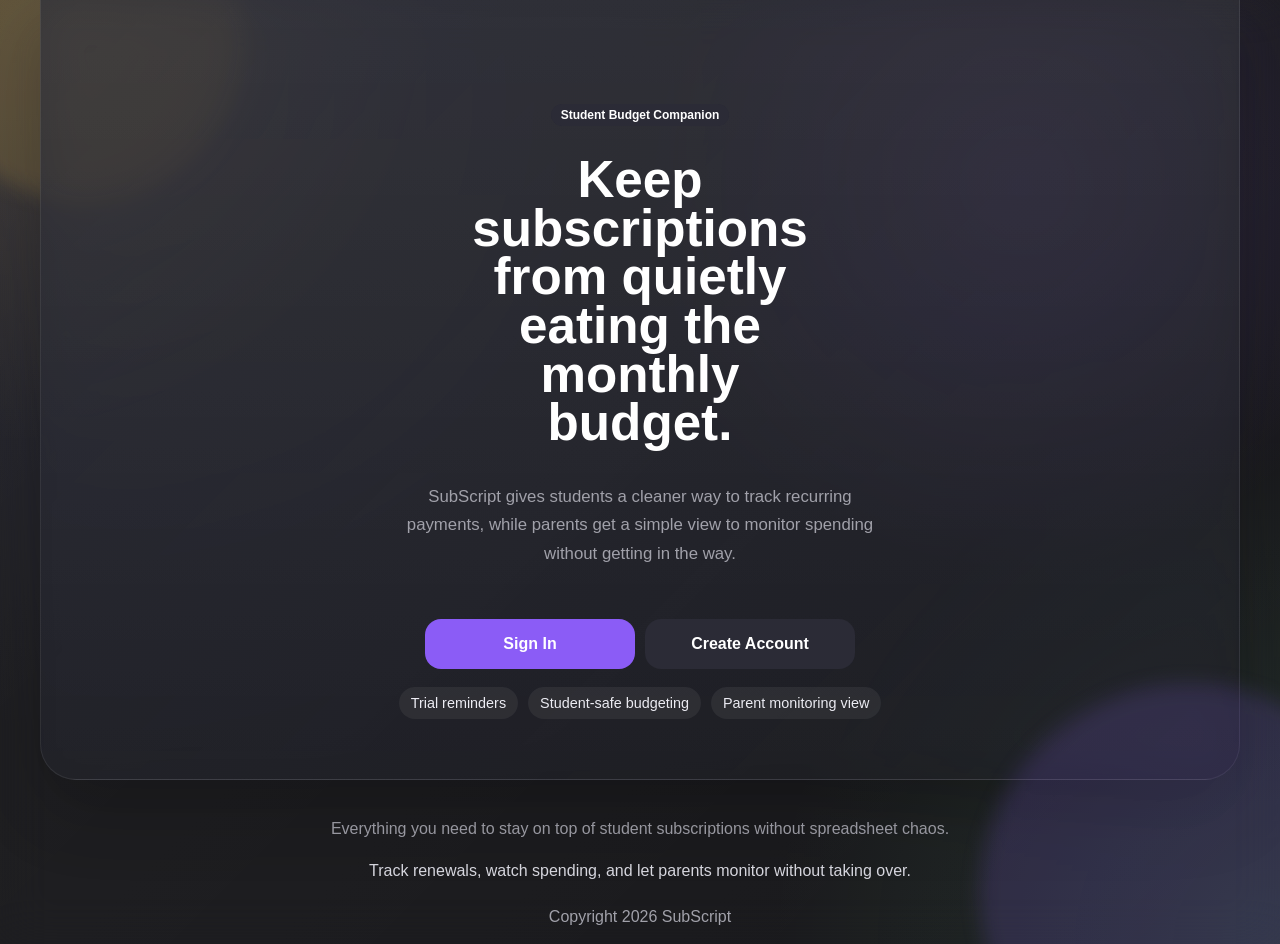
<file: frontend/index.html>
<!doctype html>
<html lang="en">
  <head>
    <meta charset="UTF-8" />
    <meta name="viewport" content="width=device-width, initial-scale=1.0" />
    <title>SubScript - Track Subscriptions</title>
    <link rel="stylesheet" href="./static/styles.css" />
  </head>
  <body>
    <div class="page page-landing">
      <section class="landing-hero">
        <div class="landing-copy">
          <p class="badge">Student Budget Companion</p>
          <h1>Keep subscriptions from quietly eating the monthly budget.</h1>
          <p class="muted landing-lead">SubScript gives students a cleaner way to track recurring payments, while parents get a simple view to monitor spending without getting in the way.</p>
          <div class="row hero-actions hero-actions-large">
            <a class="btn btn-primary" href="./login.html">Sign In</a>
            <a class="btn btn-ghost" href="./login.html">Create Account</a>
          </div>
          <div class="landing-points">
            <span>Trial reminders</span>
            <span>Student-safe budgeting</span>
            <span>Parent monitoring view</span>
          </div>
        </div>
      </section>

      <section class="landing-band">
        <p class="muted">Everything you need to stay on top of student subscriptions without spreadsheet chaos.</p>
      </section>

      <p class="landing-note">Track renewals, watch spending, and let parents monitor without taking over.</p>

      <footer class="footer">Copyright <span id="year"></span> SubScript</footer>
    </div>

    <script>
      const year = document.getElementById('year')
      if (year) year.textContent = String(new Date().getFullYear())
    </script>
  </body>
</html>
</file>
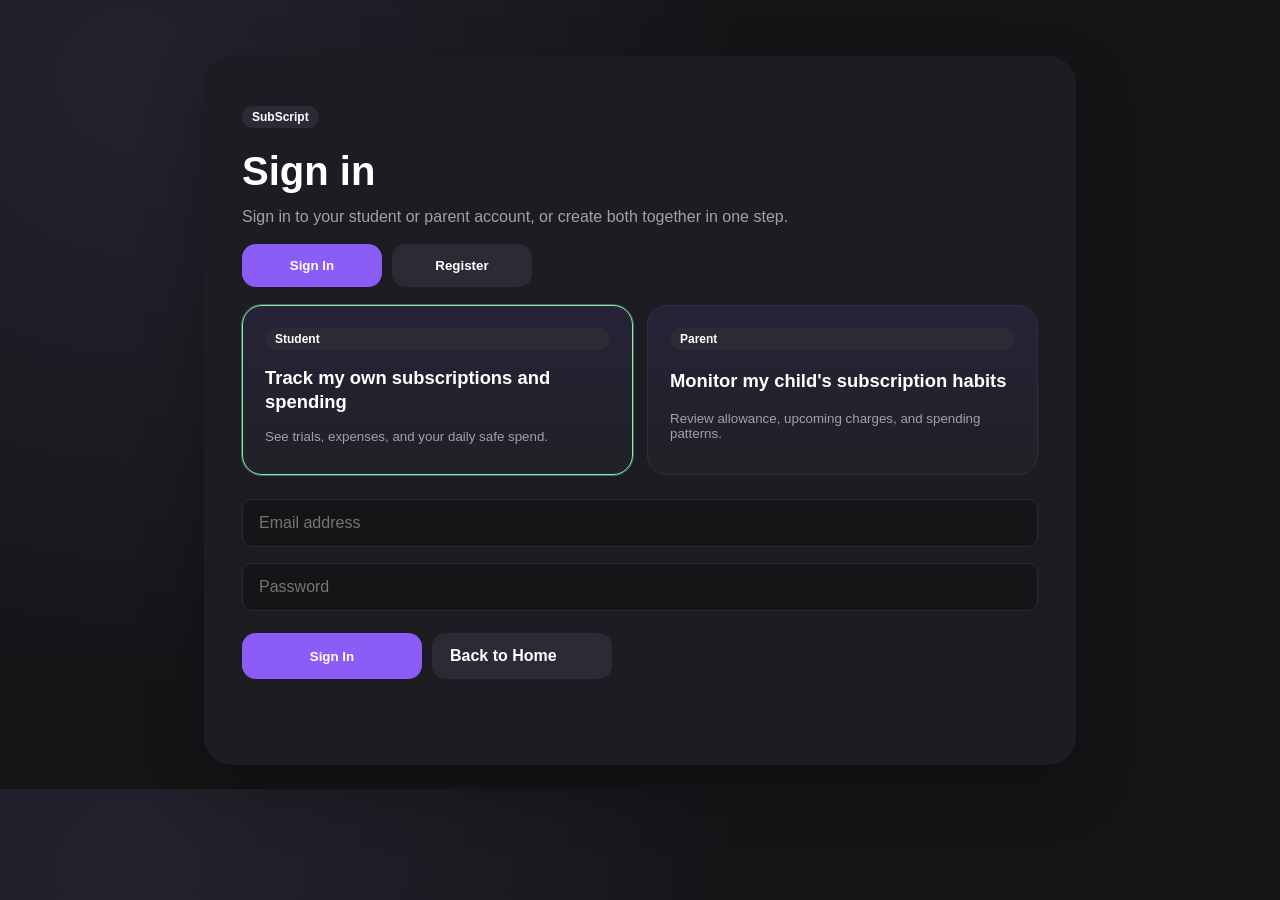
<file: frontend/dashboard.html>
<!doctype html>
<html lang="en">
  <head>
    <meta charset="UTF-8" />
    <meta name="viewport" content="width=device-width, initial-scale=1.0" />
    <title>Dashboard - SubScript</title>
    <link rel="stylesheet" href="./static/styles.css" />
  </head>
  <body data-page="dashboard">
    <div class="layout">
      <aside class="sidebar">
        <h2>SubScript</h2>
        <nav id="sidebar-nav" class="nav"></nav>
        <div class="card" style="margin-top: 14px;">
          <p id="user-name" style="margin: 0; font-weight: 700;"></p>
          <p id="user-email" class="muted" style="margin: 6px 0 0;"></p>
          <button id="logout-btn" class="btn btn-ghost" style="margin-top: 10px; width: 100%;">Logout</button>
        </div>
      </aside>

      <main class="main">
        <div class="topbar">
          <h1 id="top-title" style="margin: 0; font-size: 1.6rem;"></h1>
        </div>

        <section class="grid grid-3">
          <article class="card kpi-yellow">
            <p>Monthly Allowance</p>
            <div id="allowance-value" class="value"></div>
          </article>
          <article class="card kpi-purple">
            <p>Detected Subscriptions</p>
            <div id="subscription-value" class="value"></div>
          </article>
          <article class="card kpi-green">
            <p>Safe Daily Spend</p>
            <div id="daily-value" class="value"></div>
          </article>
        </section>

        <section class="grid grid-2" style="margin-top: 16px;">
          <article class="card">
            <h3 style="margin-top: 0;">Pending Trials</h3>
            <div id="dashboard-trials" class="grid"></div>
          </article>
          <article class="card">
            <h3 style="margin-top: 0;">Upcoming Charges</h3>
            <div id="dashboard-charges" class="grid"></div>
          </article>
        </section>

        <section class="card" style="margin-top: 16px;">
          <h3 style="margin-top: 0;">Recent Expenses</h3>
          <div id="dashboard-expenses" class="grid"></div>
        </section>
      </main>
    </div>

    <script type="module" src="./static/app.js"></script>
  </body>
</html>
</file>
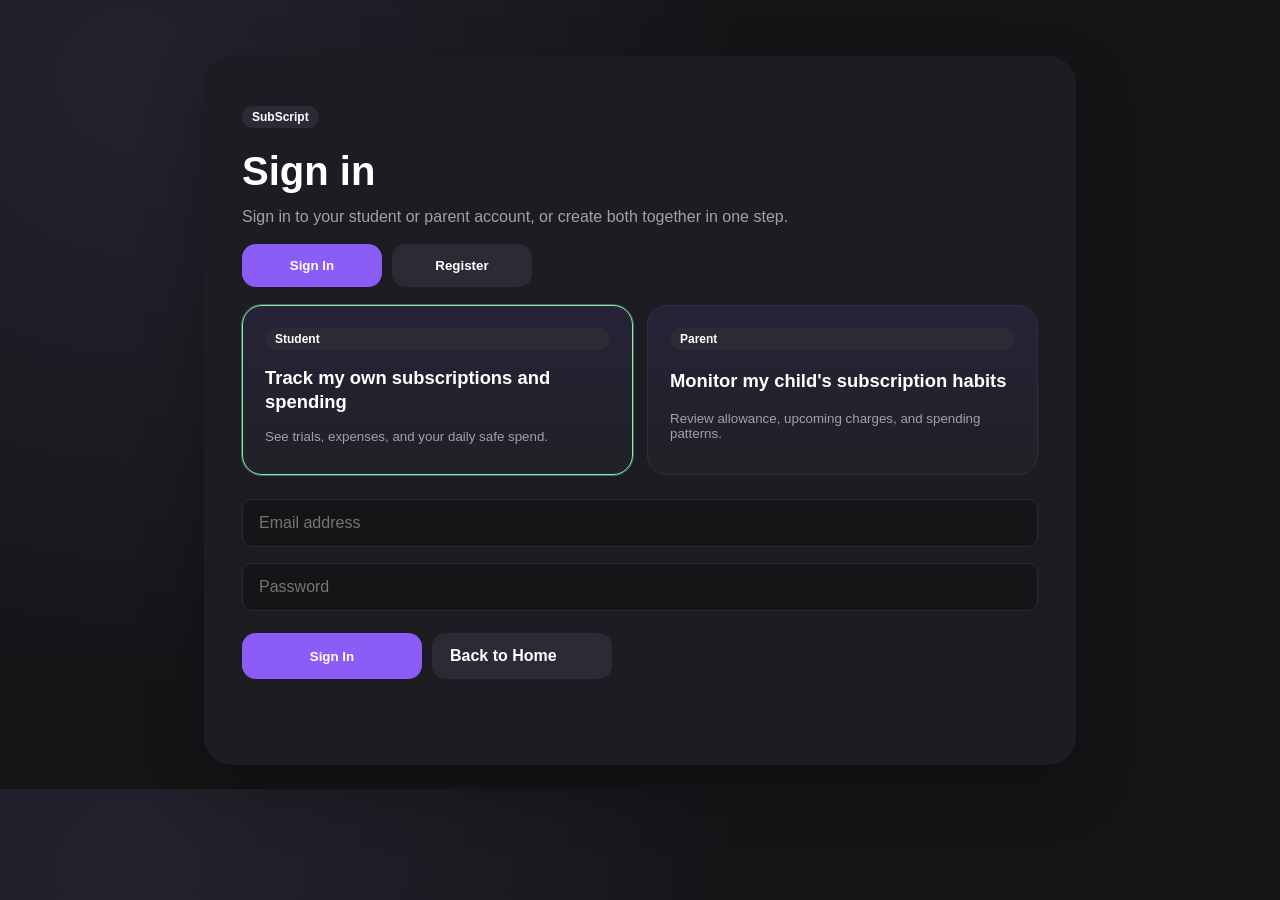
<file: frontend/expenses.html>
<!doctype html>
<html lang="en">
  <head>
    <meta charset="UTF-8" />
    <meta name="viewport" content="width=device-width, initial-scale=1.0" />
    <title>Expenses - SubScript</title>
    <link rel="stylesheet" href="./static/styles.css" />
  </head>
  <body data-page="expenses">
    <div class="layout">
      <aside class="sidebar">
        <h2>SubScript</h2>
        <nav id="sidebar-nav" class="nav"></nav>
        <div class="card" style="margin-top: 14px;">
          <p id="user-name" style="margin: 0; font-weight: 700;"></p>
          <p id="user-email" class="muted" style="margin: 6px 0 0;"></p>
          <button id="logout-btn" class="btn btn-ghost" style="margin-top: 10px; width: 100%;">Logout</button>
        </div>
      </aside>

      <main class="main">
        <div class="topbar">
          <h1 id="top-title" style="margin: 0; font-size: 1.6rem;"></h1>
        </div>

        <section id="expense-form-section" class="card">
          <h3 id="expenses-form-title" style="margin-top: 0;">Add Expense</h3>
          <form id="expense-form" class="row">
            <input class="input" type="number" name="amount" placeholder="Amount" required />
            <select name="category">
              <option value="Food">Food</option>
              <option value="Transport">Transport</option>
              <option value="Fun">Fun</option>
              <option value="Other">Other</option>
            </select>
            <input class="input" name="description" placeholder="Description" />
            <input class="input" type="date" name="spent_at" />
            <button type="submit" class="btn btn-primary">Add</button>
          </form>
          <p id="expenses-readonly-note" class="muted" style="display: none; margin-top: 12px;">Parents can monitor the student's expenses here, but only the student can add or remove entries.</p>
          <p class="muted" style="margin-bottom: 0; margin-top: 12px;">Total spent: <strong id="expenses-total"></strong></p>
        </section>

        <section class="card" style="margin-top: 14px; overflow-x: auto;">
          <table class="table">
            <thead>
              <tr>
                <th>Date</th>
                <th>Category</th>
                <th>Description</th>
                <th>Amount</th>
                <th>Action</th>
              </tr>
            </thead>
            <tbody id="expenses-table-body"></tbody>
          </table>
        </section>
      </main>
    </div>

    <script type="module" src="./static/app.js"></script>
  </body>
</html>
</file>
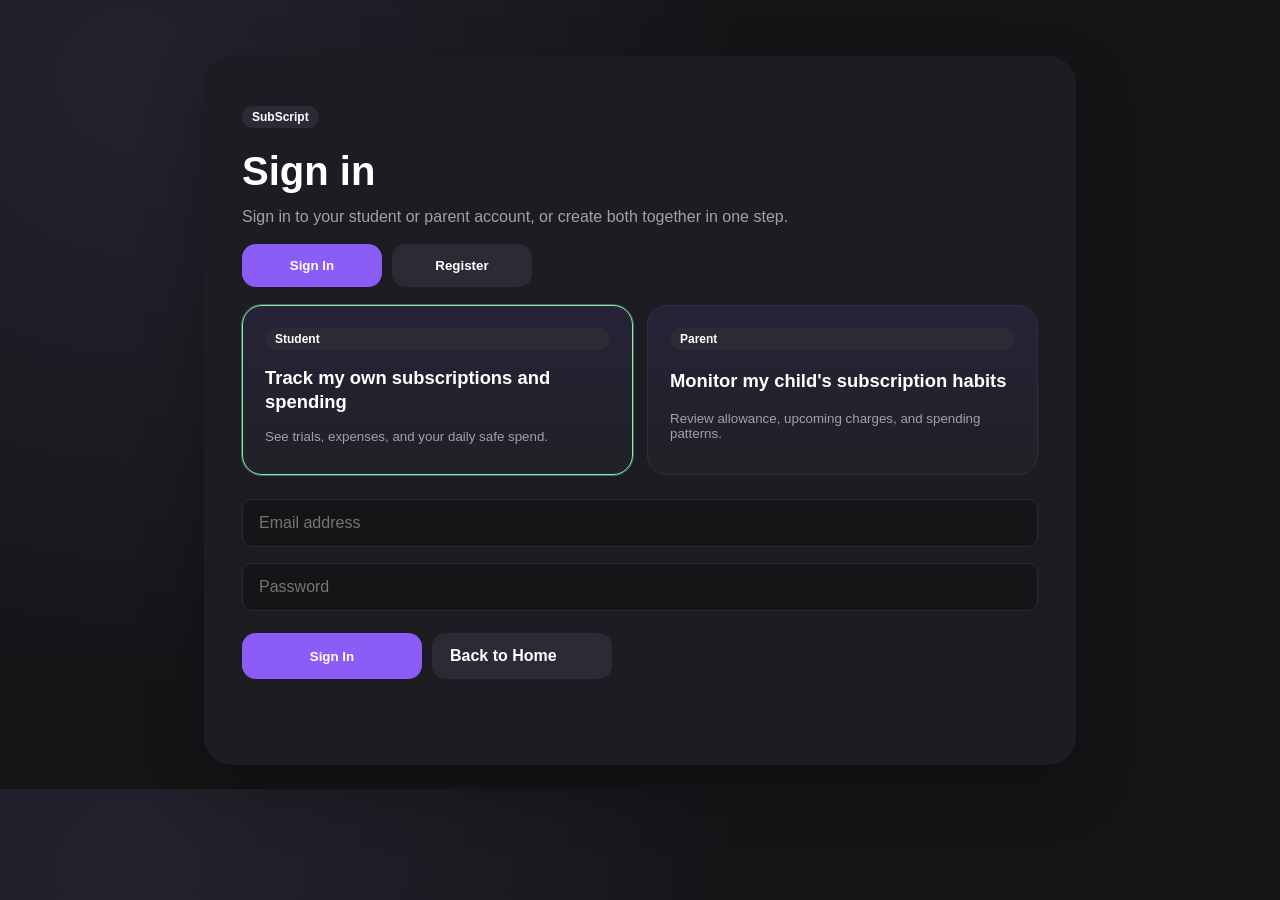
<file: frontend/login.html>
<!doctype html>
<html lang="en">
  <head>
    <meta charset="UTF-8" />
    <meta name="viewport" content="width=device-width, initial-scale=1.0" />
    <title>Login - SubScript</title>
    <link rel="stylesheet" href="./static/styles.css" />
  </head>
  <body data-page="login">
    <div class="page auth-page">
      <section class="hero auth-hero">
        <p class="badge">SubScript</p>
        <h1 style="margin-top: 10px;">Sign in</h1>
        <p class="muted">Sign in to your student or parent account, or create both together in one step.</p>

        <div class="auth-switcher" style="margin-top: 18px;">
          <button type="button" class="btn btn-ghost active" data-auth-switch="login">Sign In</button>
          <button type="button" class="btn btn-ghost" data-auth-switch="register">Register</button>
        </div>

        <div data-auth-panel="login" class="grid" style="margin-top: 18px;">
          <div class="role-picker" id="role-picker">
            <button type="button" class="role-card active" data-role="student">
              <span class="badge">Student</span>
              <strong>Track my own subscriptions and spending</strong>
              <span class="muted">See trials, expenses, and your daily safe spend.</span>
            </button>
            <button type="button" class="role-card" data-role="parent">
              <span class="badge">Parent</span>
              <strong>Monitor my child's subscription habits</strong>
              <span class="muted">Review allowance, upcoming charges, and spending patterns.</span>
            </button>
          </div>

          <form id="login-form" class="grid auth-form">
            <input class="input" type="email" name="email" placeholder="Email address" required />
            <input class="input" type="password" name="password" placeholder="Password" required />
            <div class="row" style="margin-top: 6px;">
              <button id="login-submit-btn" type="submit" class="btn btn-primary">Sign In</button>
              <a href="./index.html" class="btn btn-ghost">Back to Home</a>
            </div>
          </form>
          <p id="login-message" class="muted"></p>
        </div>

        <div data-auth-panel="register" class="grid" style="display: none; margin-top: 18px;">
          <form id="register-form" class="grid auth-form">
            <div class="grid grid-2">
              <input class="input" type="text" name="student_name" placeholder="Student name" required />
              <input class="input" type="email" name="student_email" placeholder="Student email" required />
            </div>
            <input class="input" type="password" name="student_password" placeholder="Student password" required />
            <div class="grid grid-2">
              <input class="input" type="text" name="parent_name" placeholder="Parent name" required />
              <input class="input" type="email" name="parent_email" placeholder="Parent email" required />
            </div>
            <input class="input" type="password" name="parent_password" placeholder="Parent password" required />
            <div class="row" style="margin-top: 6px;">
              <button id="register-submit-btn" type="submit" class="btn btn-primary">Create Both Accounts</button>
              <a href="./index.html" class="btn btn-ghost">Back to Home</a>
            </div>
          </form>
          <p id="register-message" class="muted"></p>
        </div>
      </section>
    </div>
    <script type="module" src="./static/app.js"></script>
  </body>
</html>
</file>
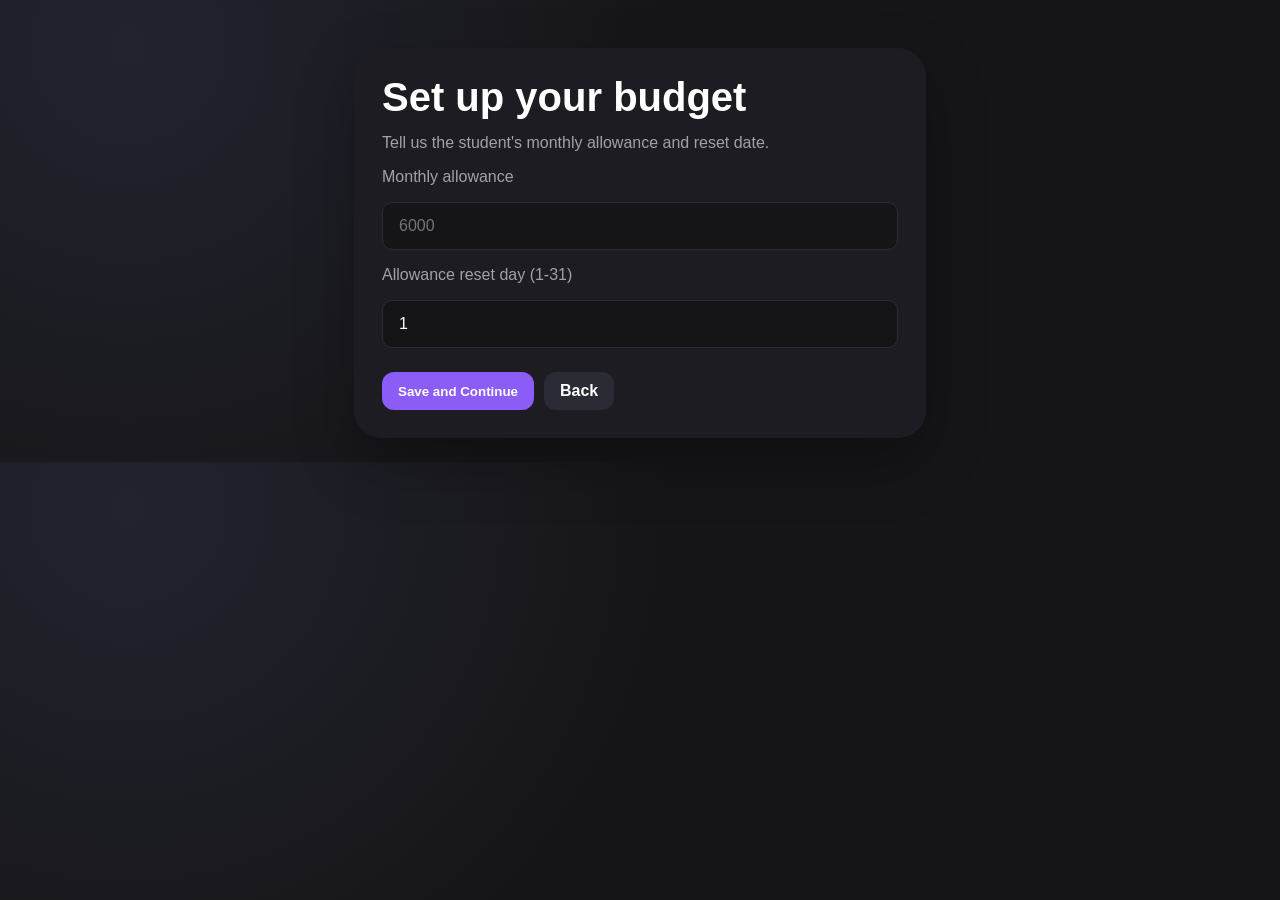
<file: frontend/onboarding.html>
<!doctype html>
<html lang="en">
  <head>
    <meta charset="UTF-8" />
    <meta name="viewport" content="width=device-width, initial-scale=1.0" />
    <title>Onboarding - SubScript</title>
    <link rel="stylesheet" href="./static/styles.css" />
  </head>
  <body data-page="onboarding">
    <div class="page" style="max-width: 620px; padding-top: 48px;">
      <section class="hero">
        <h1>Set up your budget</h1>
        <p class="muted">Tell us the student's monthly allowance and reset date.</p>

        <form id="onboarding-form" class="grid" style="margin-top: 14px;">
          <label class="muted" for="monthly_allowance">Monthly allowance</label>
          <input class="input" type="number" id="monthly_allowance" name="monthly_allowance" placeholder="6000" required />

          <label class="muted" for="month_start_date">Allowance reset day (1-31)</label>
          <input class="input" type="number" id="month_start_date" name="month_start_date" min="1" max="31" value="1" required />

          <div class="row" style="margin-top: 8px;">
            <button type="submit" class="btn btn-primary">Save and Continue</button>
            <a href="./login.html" class="btn btn-ghost">Back</a>
          </div>
        </form>
      </section>
    </div>

    <script type="module" src="./static/app.js"></script>
  </body>
</html>
</file>
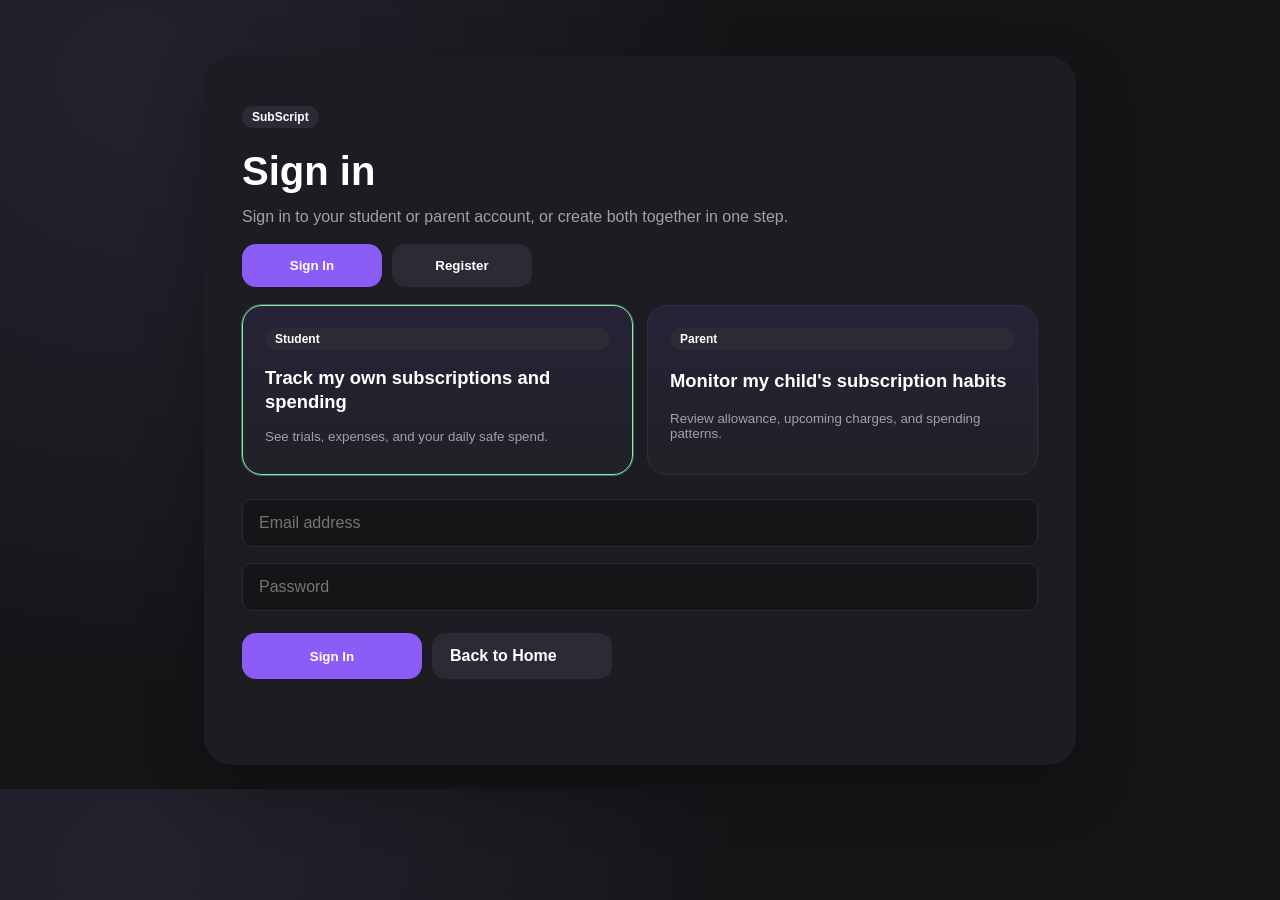
<file: frontend/parent-dashboard.html>
<!doctype html>
<html lang="en">
  <head>
    <meta charset="UTF-8" />
    <meta name="viewport" content="width=device-width, initial-scale=1.0" />
    <title>Parent Dashboard - SubScript</title>
    <link rel="stylesheet" href="./static/styles.css" />
  </head>
  <body data-page="parent-dashboard">
    <div class="layout">
      <aside class="sidebar">
        <h2>SubScript</h2>
        <nav id="sidebar-nav" class="nav"></nav>
        <div class="card" style="margin-top: 14px;">
          <p id="user-name" style="margin: 0; font-weight: 700;"></p>
          <p id="user-email" class="muted" style="margin: 6px 0 0;"></p>
          <button id="logout-btn" class="btn btn-ghost" style="margin-top: 10px; width: 100%;">Logout</button>
        </div>
      </aside>

      <main class="main">
        <div class="topbar">
          <h1 id="top-title" style="margin: 0; font-size: 1.6rem;"></h1>
        </div>

        <section class="grid grid-3">
          <article class="card kpi-yellow">
            <p>Student Allowance</p>
            <div id="allowance-value" class="value"></div>
          </article>
          <article class="card kpi-purple">
            <p>Recurring Commitments</p>
            <div id="subscription-value" class="value"></div>
          </article>
          <article class="card kpi-green">
            <p>Budget Remaining</p>
            <div id="remaining-value" class="value"></div>
          </article>
        </section>

        <section class="grid grid-2" style="margin-top: 16px;">
          <article class="card">
            <h3 style="margin-top: 0;">Student Snapshot</h3>
            <div id="parent-summary" class="grid"></div>
          </article>
          <article class="card">
            <h3 style="margin-top: 0;">Upcoming Charges To Review</h3>
            <div id="dashboard-charges" class="grid"></div>
          </article>
        </section>

        <section class="grid grid-2" style="margin-top: 16px;">
          <article class="card">
            <h3 style="margin-top: 0;">Trial Approvals</h3>
            <div id="dashboard-trials" class="grid"></div>
          </article>
          <article class="card">
            <h3 style="margin-top: 0;">Recent Student Expenses</h3>
            <div id="dashboard-expenses" class="grid"></div>
          </article>
        </section>
      </main>
    </div>

    <script type="module" src="./static/app.js"></script>
  </body>
</html>
</file>
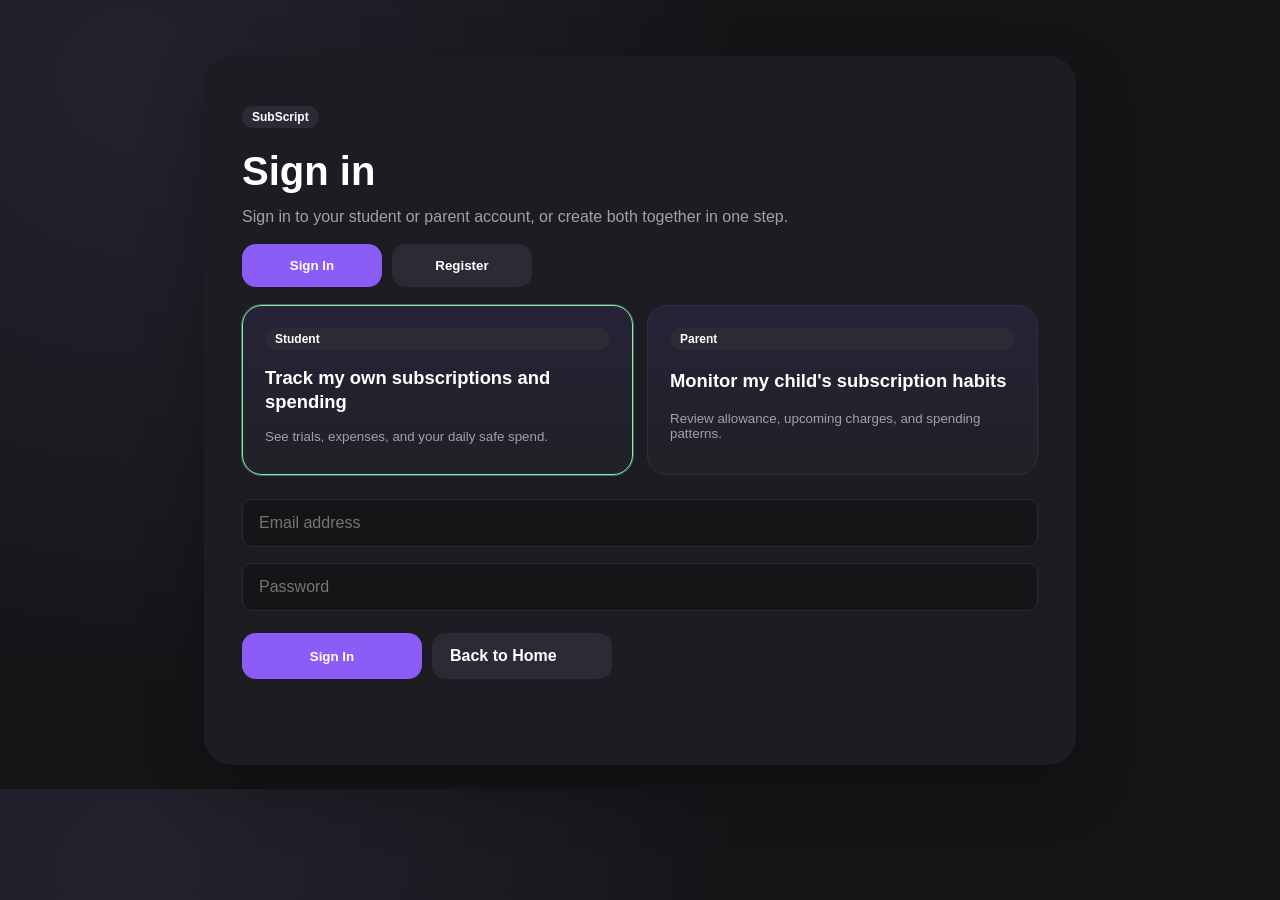
<file: frontend/settings.html>
<!doctype html>
<html lang="en">
  <head>
    <meta charset="UTF-8" />
    <meta name="viewport" content="width=device-width, initial-scale=1.0" />
    <title>Settings - SubScript</title>
    <link rel="stylesheet" href="./static/styles.css" />
  </head>
  <body data-page="settings">
    <div class="layout">
      <aside class="sidebar">
        <h2>SubScript</h2>
        <nav id="sidebar-nav" class="nav"></nav>
        <div class="card" style="margin-top: 14px;">
          <p id="user-name" style="margin: 0; font-weight: 700;"></p>
          <p id="user-email" class="muted" style="margin: 6px 0 0;"></p>
          <button id="logout-btn" class="btn btn-ghost" style="margin-top: 10px; width: 100%;">Logout</button>
        </div>
      </aside>

      <main class="main">
        <div class="topbar">
          <h1 id="top-title" style="margin: 0; font-size: 1.6rem;"></h1>
        </div>

        <section class="card">
          <h3 id="settings-profile-title" style="margin-top: 0;">Profile</h3>
          <p style="margin-bottom: 0;"><strong id="profile-name"></strong></p>
          <p class="muted" id="profile-email" style="margin-top: 4px;"></p>
        </section>

        <section id="settings-form-section" class="card" style="margin-top: 14px;">
          <h3 id="settings-form-title" style="margin-top: 0;">Budget and Notifications</h3>
          <form id="settings-form" class="grid">
            <label for="allowance" class="muted">Monthly allowance</label>
            <input class="input" id="allowance" type="number" name="allowance" />

            <label for="month_start_date" class="muted">Month start day</label>
            <input class="input" id="month_start_date" type="number" min="1" max="31" name="month_start_date" />

            <label class="row"><input id="pref-renew" type="checkbox" /> Alert me before renewals</label>
            <label class="row"><input id="pref-trial" type="checkbox" /> Alert me before trial end</label>
            <label class="row"><input id="pref-burn" type="checkbox" /> Alert me for burn risk</label>

            <div class="row">
              <button type="submit" class="btn btn-primary">Save Settings</button>
              <span id="settings-message" class="muted"></span>
            </div>
          </form>
          <p id="settings-readonly-note" class="muted" style="display: none; margin-top: 12px;">Parents can review the student's budget preferences here, but only the student can edit them.</p>
        </section>
      </main>
    </div>

    <script type="module" src="./static/app.js"></script>
  </body>
</html>
</file>
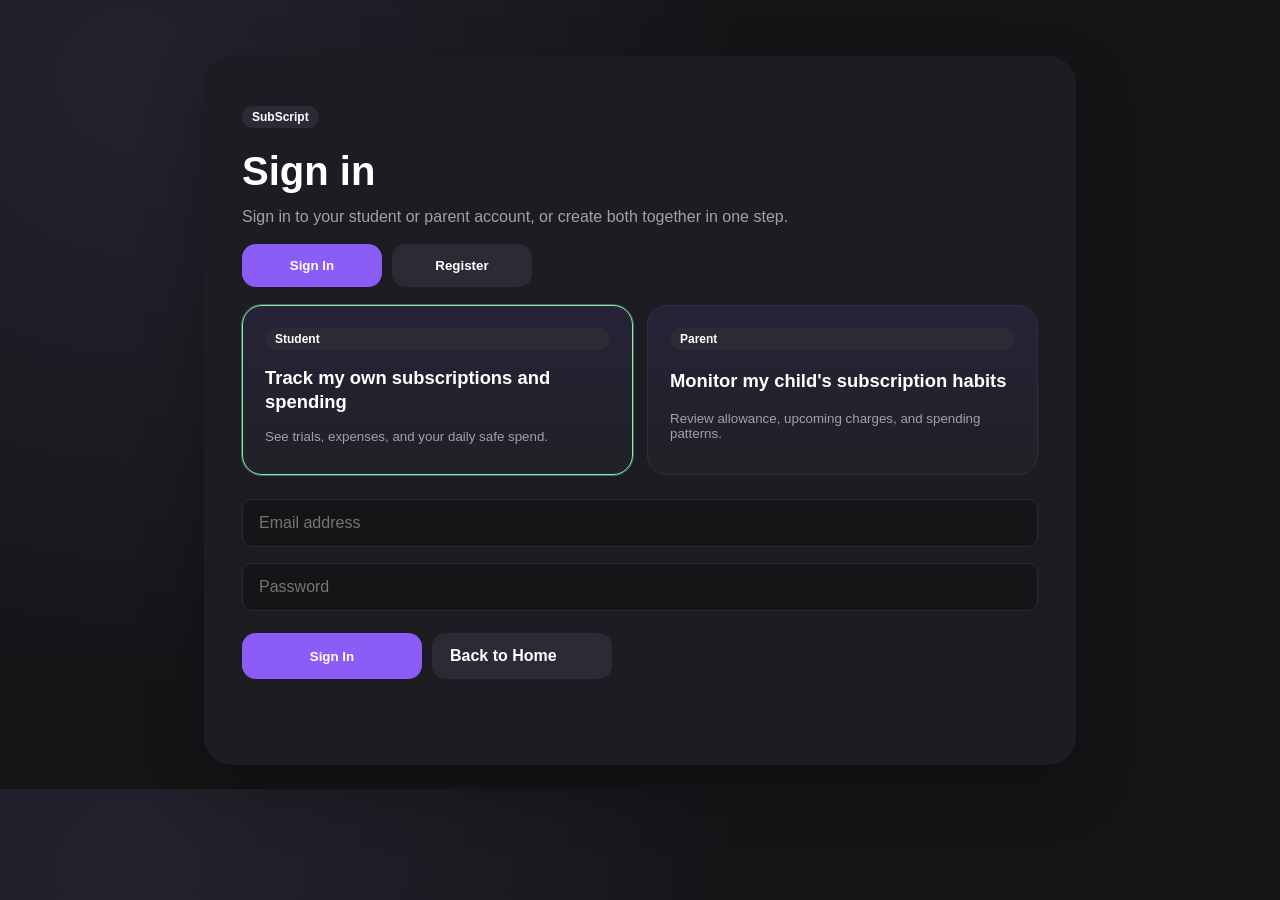
<file: frontend/subscriptions.html>
<!doctype html>
<html lang="en">
  <head>
    <meta charset="UTF-8" />
    <meta name="viewport" content="width=device-width, initial-scale=1.0" />
    <title>Subscriptions - SubScript</title>
    <link rel="stylesheet" href="./static/styles.css" />
  </head>
  <body data-page="subscriptions">
    <div class="layout">
      <aside class="sidebar">
        <h2>SubScript</h2>
        <nav id="sidebar-nav" class="nav"></nav>
        <div class="card" style="margin-top: 14px;">
          <p id="user-name" style="margin: 0; font-weight: 700;"></p>
          <p id="user-email" class="muted" style="margin: 6px 0 0;"></p>
          <button id="logout-btn" class="btn btn-ghost" style="margin-top: 10px; width: 100%;">Logout</button>
        </div>
      </aside>

      <main class="main">
        <div class="topbar">
          <h1 id="top-title" style="margin: 0; font-size: 1.6rem;"></h1>
        </div>

        <section class="card">
          <h3 id="subscriptions-overview-title" style="margin-top: 0;">Overview</h3>
          <p id="subscriptions-total" class="muted"></p>
        </section>

        <section id="subscription-form-section" class="card" style="margin-top: 14px;">
          <h3 id="subscriptions-form-title" style="margin-top: 0;">Add Subscription</h3>
          <form id="subscription-form" class="row">
            <input class="input" name="service_name" placeholder="Service name" required />
            <input class="input" type="number" name="amount" placeholder="Amount" required />
            <select name="billing_cycle">
              <option value="monthly">monthly</option>
              <option value="annual">annual</option>
            </select>
            <input class="input" type="date" name="renewal_date" />
            <button class="btn btn-primary" type="submit">Add</button>
          </form>
          <p id="subscriptions-readonly-note" class="muted" style="display: none; margin-top: 12px;">Parents can review the student's subscriptions here, but only the student can make changes.</p>
        </section>

        <section class="grid" id="subscriptions-list" style="margin-top: 14px;"></section>
      </main>
    </div>

    <script type="module" src="./static/app.js"></script>
  </body>
</html>
</file>
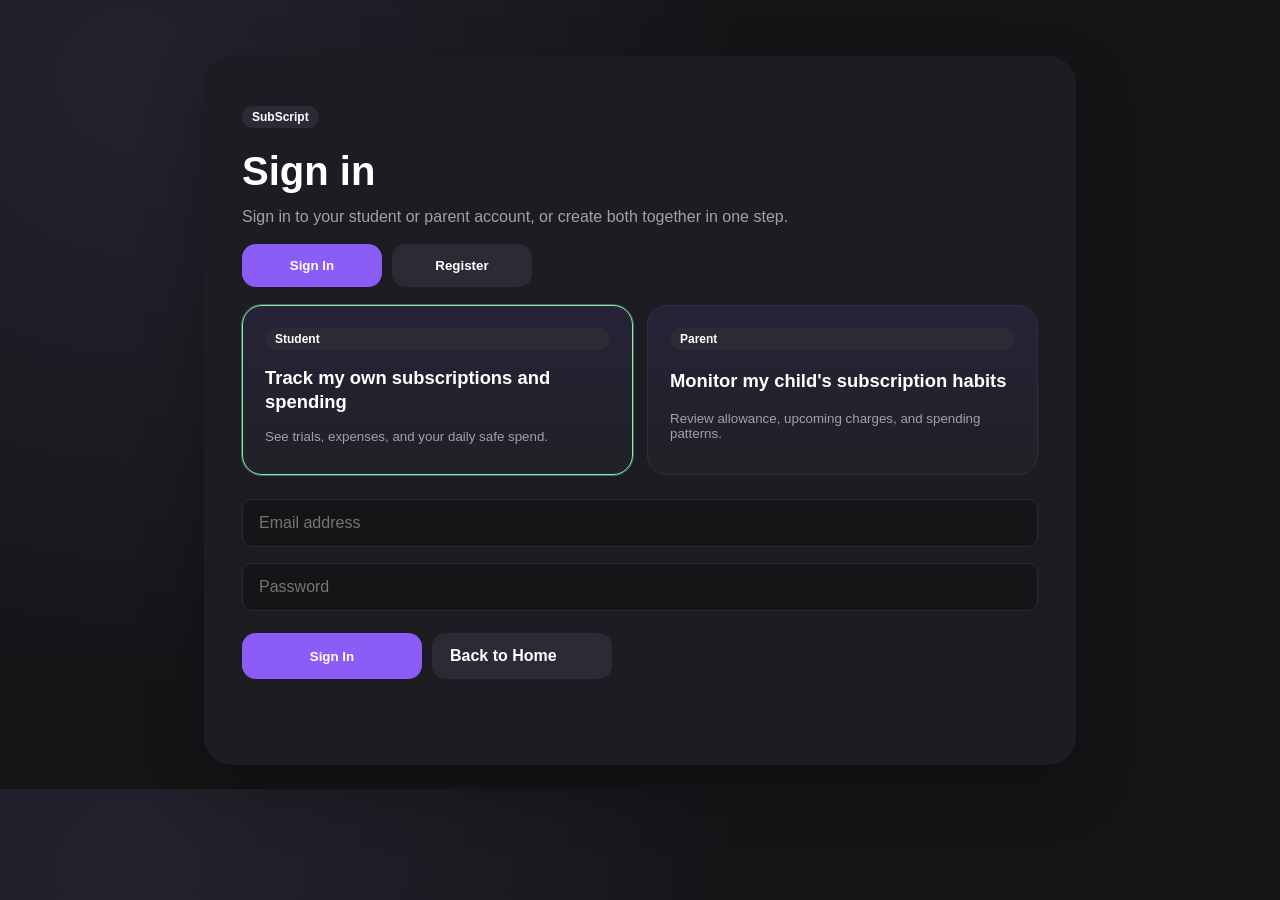
<file: frontend/trials.html>
<!doctype html>
<html lang="en">
  <head>
    <meta charset="UTF-8" />
    <meta name="viewport" content="width=device-width, initial-scale=1.0" />
    <title>Trials - SubScript</title>
    <link rel="stylesheet" href="./static/styles.css" />
  </head>
  <body data-page="trials">
    <div class="layout">
      <aside class="sidebar">
        <h2>SubScript</h2>
        <nav id="sidebar-nav" class="nav"></nav>
        <div class="card" style="margin-top: 14px;">
          <p id="user-name" style="margin: 0; font-weight: 700;"></p>
          <p id="user-email" class="muted" style="margin: 6px 0 0;"></p>
          <button id="logout-btn" class="btn btn-ghost" style="margin-top: 10px; width: 100%;">Logout</button>
        </div>
      </aside>

      <main class="main">
        <div class="topbar">
          <h1 id="top-title" style="margin: 0; font-size: 1.6rem;"></h1>
        </div>

        <section class="grid grid-2">
          <article class="card">
            <h3 id="trials-pending-title" style="margin-top: 0;">Pending Trials</h3>
            <div id="trials-pending" class="grid"></div>
          </article>
          <article class="card">
            <h3 id="trials-resolved-title" style="margin-top: 0;">Resolved Trials</h3>
            <div id="trials-resolved" class="grid"></div>
          </article>
        </section>
      </main>
    </div>

    <script type="module" src="./static/app.js"></script>
  </body>
</html>
</file>
<file: frontend/static/styles.css>
:root {
  --bg: #151518;
  --card: #1c1c22;
  --card-soft: #20202a;
  --muted: #a1a1aa;
  --text: #ffffff;
  --accent: #8b5cf6;
  --accent-2: #f5c84c;
  --ok: #86efac;
  --danger: #f87171;
  --radius: 18px;
}

* {
  box-sizing: border-box;
}

body {
  margin: 0;
  font-family: -apple-system, BlinkMacSystemFont, 'Segoe UI', sans-serif;
  color: var(--text);
  background: radial-gradient(circle at 10% 10%, #23232f 0%, var(--bg) 45%);
}

a {
  color: inherit;
  text-decoration: none;
}

.page {
  max-width: 1080px;
  margin: 0 auto;
  padding: 24px;
}

.page-landing {
  min-height: 100vh;
  display: flex;
  flex-direction: column;
  gap: 0;
  max-width: none;
  width: 100%;
  padding: 0;
  position: relative;
  overflow: hidden;
  background:
    linear-gradient(135deg, rgba(255, 255, 255, 0.06), rgba(255, 255, 255, 0.015)),
    radial-gradient(circle at top left, rgba(245, 200, 76, 0.12), transparent 28%),
    radial-gradient(circle at 80% 20%, rgba(139, 92, 246, 0.18), transparent 30%),
    radial-gradient(circle at bottom right, rgba(134, 239, 172, 0.12), transparent 32%);
  backdrop-filter: blur(24px);
}

.page-landing::before,
.page-landing::after {
  content: '';
  position: absolute;
  border-radius: 999px;
  filter: blur(10px);
  pointer-events: none;
}

.page-landing::before {
  width: 320px;
  height: 320px;
  top: -120px;
  left: -80px;
  background: rgba(245, 200, 76, 0.16);
}

.page-landing::after {
  width: 420px;
  height: 420px;
  right: -120px;
  bottom: -160px;
  background: rgba(139, 92, 246, 0.16);
}

.auth-page {
  max-width: 920px;
  padding-top: 56px;
}

.hero {
  background: var(--card);
  border-radius: 28px;
  padding: 28px;
  box-shadow: 0 24px 60px rgba(0, 0, 0, 0.25);
}

.auth-hero {
  padding: 38px;
}

.hero-actions {
  margin-top: 16px;
}

.hero h1 {
  margin: 0;
  font-size: 2.5rem;
  line-height: 1.05;
}

.landing-hero {
  display: grid;
  grid-template-columns: minmax(0, 1fr);
  gap: 22px;
  align-items: stretch;
  min-height: calc(100vh - 120px);
  width: min(100%, 1200px);
  margin: 0 auto;
  padding: 72px 42px 40px;
  border-radius: 0 0 36px 36px;
  background:
    linear-gradient(180deg, rgba(255, 255, 255, 0.08), rgba(255, 255, 255, 0.025)),
    linear-gradient(135deg, rgba(29, 30, 39, 0.82) 0%, rgba(20, 21, 28, 0.72) 100%);
  box-shadow: 0 30px 70px rgba(0, 0, 0, 0.22);
  border: 1px solid rgba(255, 255, 255, 0.08);
  border-top: 0;
  backdrop-filter: blur(22px);
}

.landing-copy {
  display: flex;
  flex-direction: column;
  justify-content: center;
  align-items: center;
  text-align: center;
  gap: 18px;
}

.landing-copy h1 {
  margin: 0;
  font-size: clamp(2.6rem, 4vw, 4.5rem);
  line-height: 0.95;
  max-width: 12ch;
}

.landing-lead {
  max-width: 52ch;
  font-size: 1.05rem;
  line-height: 1.7;
}

.muted {
  color: var(--muted);
}

.btn {
  border: 0;
  border-radius: 12px;
  padding: 10px 16px;
  font-weight: 700;
  cursor: pointer;
}

.btn-primary {
  background: var(--accent);
  color: #fff;
}

.btn-ghost {
  background: #2b2b36;
  color: #fff;
}

.btn-danger {
  background: rgba(248, 113, 113, 0.2);
  color: #fecaca;
}

.grid {
  display: grid;
  gap: 16px;
}

.grid-3 {
  grid-template-columns: repeat(3, minmax(0, 1fr));
}

.grid-2 {
  grid-template-columns: repeat(2, minmax(0, 1fr));
}

.landing-band {
  text-align: center;
  padding: 24px 20px 0;
}

.card {
  background: var(--card);
  border-radius: var(--radius);
  padding: 16px;
}

.landing-points {
  display: flex;
  flex-wrap: wrap;
  justify-content: center;
  gap: 10px;
}

.landing-points span {
  border-radius: 999px;
  padding: 8px 12px;
  background: rgba(255, 255, 255, 0.06);
  color: #ececf3;
  font-size: 0.9rem;
}

.hero-actions-large .btn {
  min-width: 210px;
  padding: 16px 24px;
  font-size: 1rem;
  border-radius: 16px;
}

.landing-note {
  margin: 0;
  text-align: center;
  color: #d7d7df;
  font-size: 1rem;
  padding: 8px 24px 0;
}

.role-picker {
  display: grid;
  gap: 14px;
  grid-template-columns: repeat(2, minmax(0, 1fr));
}

.auth-switcher {
  display: flex;
  gap: 10px;
  flex-wrap: wrap;
}

.auth-switcher .btn {
  min-width: 140px;
  padding: 14px 18px;
  border-radius: 14px;
}

.auth-switcher .btn.active {
  background: var(--accent);
}

.auth-form {
  margin-top: 8px;
}

.role-card {
  display: grid;
  gap: 8px;
  width: 100%;
  text-align: left;
  border: 1px solid #2f3140;
  background: linear-gradient(180deg, rgba(139, 92, 246, 0.1), rgba(255, 255, 255, 0.02));
  color: var(--text);
  border-radius: 20px;
  padding: 22px;
  min-height: 170px;
  cursor: pointer;
}

.role-card.active {
  border-color: var(--ok);
  box-shadow: 0 0 0 1px rgba(134, 239, 172, 0.35);
}

.role-card strong {
  font-size: 1.15rem;
  line-height: 1.3;
}

.role-tag {
  display: inline-flex;
  align-items: center;
  gap: 6px;
  margin-top: 10px;
  color: var(--muted);
  font-size: 0.92rem;
}

.value {
  font-size: 2rem;
  font-weight: 800;
  margin-top: 8px;
}

.badge {
  border-radius: 999px;
  padding: 4px 10px;
  font-size: 12px;
  font-weight: 700;
  background: #2b2b36;
  display: inline-block;
}

.layout {
  min-height: 100vh;
  display: grid;
  grid-template-columns: 230px 1fr;
}

.sidebar {
  background: var(--card);
  padding: 18px;
}

.sidebar h2 {
  margin: 0 0 16px;
  font-size: 1.25rem;
}

.nav {
  display: grid;
  gap: 8px;
}

.nav a {
  border-radius: 999px;
  padding: 10px 12px;
  color: var(--muted);
}

.nav a.active {
  color: #fff;
  background: rgba(134, 239, 172, 0.2);
}

.main {
  padding: 18px;
}

.topbar {
  background: rgba(21, 21, 24, 0.9);
  border: 1px solid #2b2b36;
  border-radius: 14px;
  padding: 12px 14px;
  margin-bottom: 14px;
}

.table {
  width: 100%;
  border-collapse: collapse;
}

.table th,
.table td {
  text-align: left;
  padding: 10px;
  border-bottom: 1px solid #2b2b36;
}

.table th:last-child,
.table td:last-child {
  text-align: right;
}

.row {
  display: flex;
  gap: 10px;
  flex-wrap: wrap;
}

.input,
select {
  background: #151518;
  border: 1px solid #2b2b36;
  color: #fff;
  border-radius: 10px;
  padding: 14px 16px;
  font-size: 1rem;
}

.auth-form .btn {
  min-width: 180px;
  padding: 14px 18px;
  border-radius: 14px;
}

.kpi-yellow {
  background: var(--accent-2);
  color: #000;
}

.kpi-purple {
  background: var(--accent);
  color: #000;
}

.kpi-green {
  background: var(--ok);
  color: #000;
}

.footer {
  margin-top: auto;
  padding: 28px 24px 18px;
  color: var(--muted);
  text-align: center;
}

@media (max-width: 940px) {
  .layout {
    grid-template-columns: 1fr;
  }

  .landing-hero {
    min-height: auto;
    width: calc(100% - 24px);
    margin-top: 12px;
    padding: 32px 24px 28px;
    border-radius: 28px;
    border-top: 1px solid rgba(255, 255, 255, 0.08);
  }

  .sidebar {
    border-bottom: 1px solid #2b2b36;
  }

  .grid-3,
  .grid-2 {
    grid-template-columns: 1fr;
  }

  .hero h1 {
    font-size: 2rem;
  }

  .landing-copy h1 {
    max-width: none;
  }

  .role-picker {
    grid-template-columns: 1fr;
  }
}
</file>
